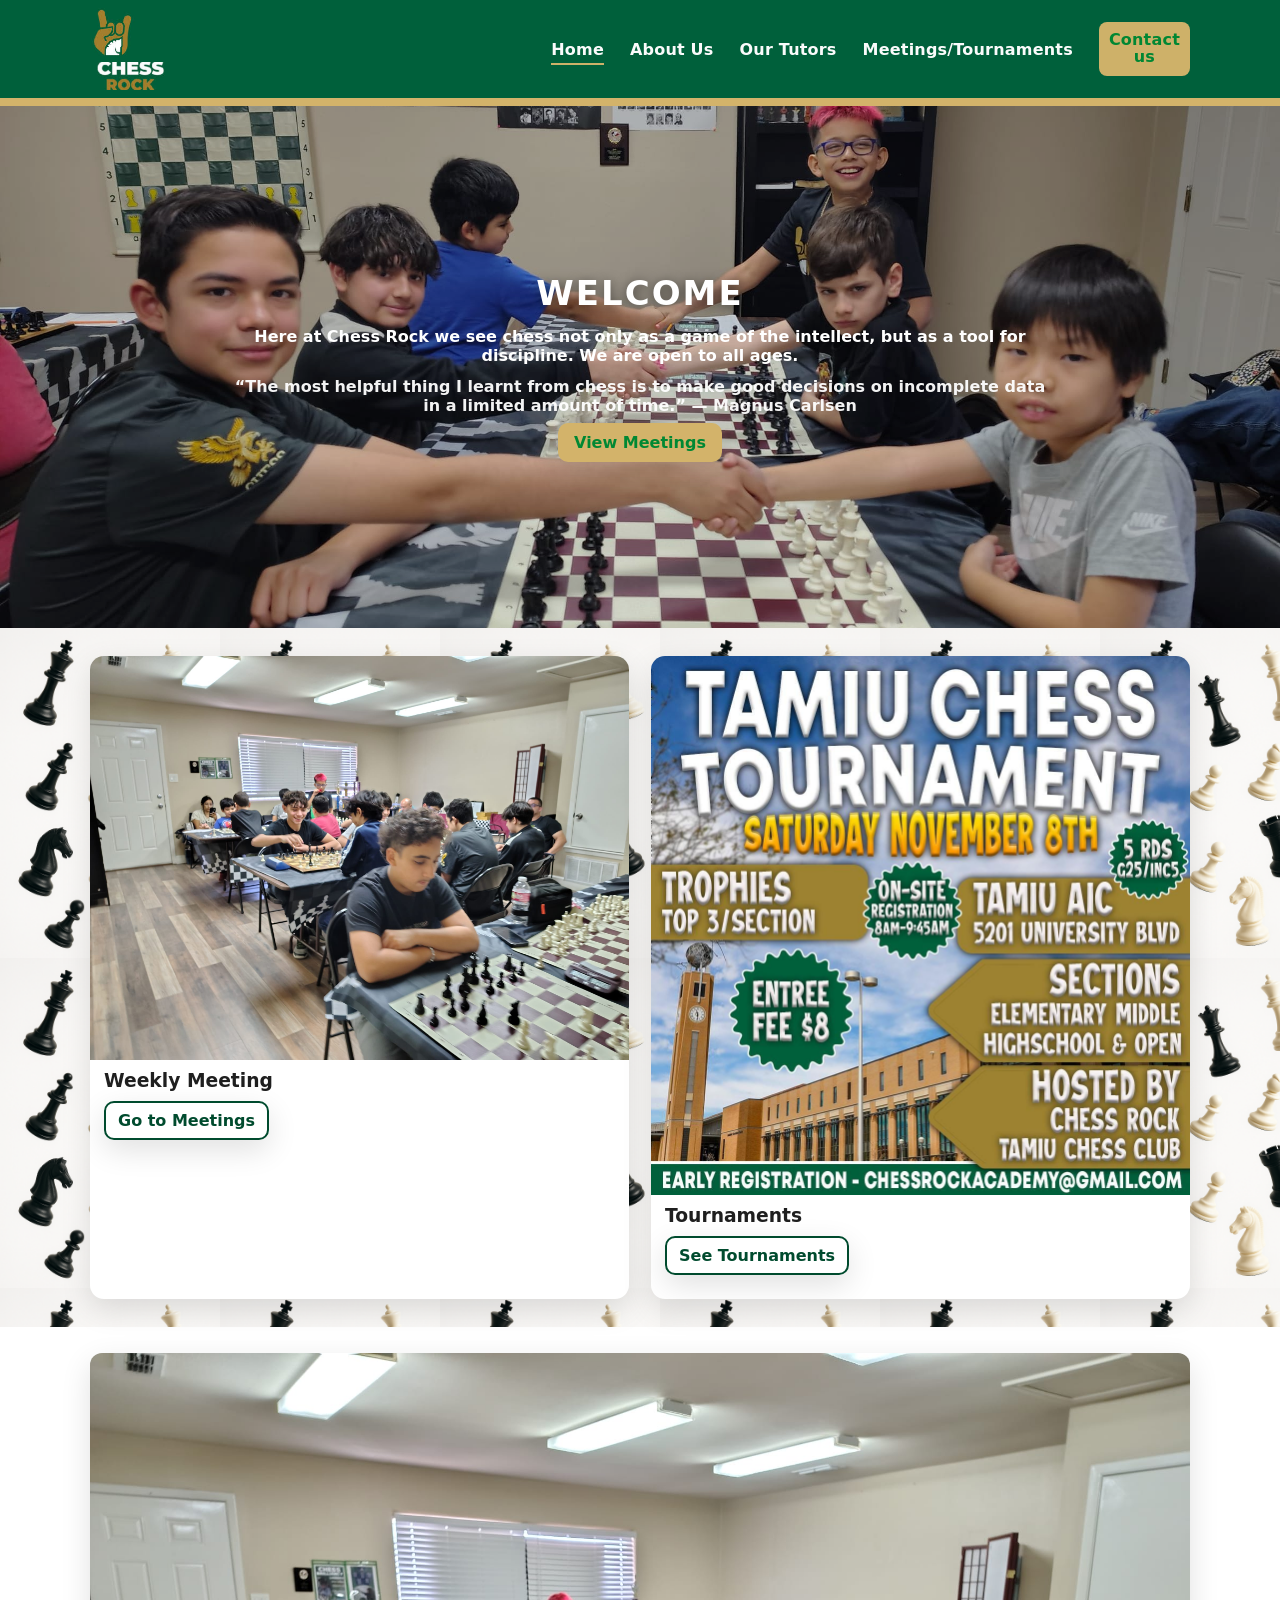
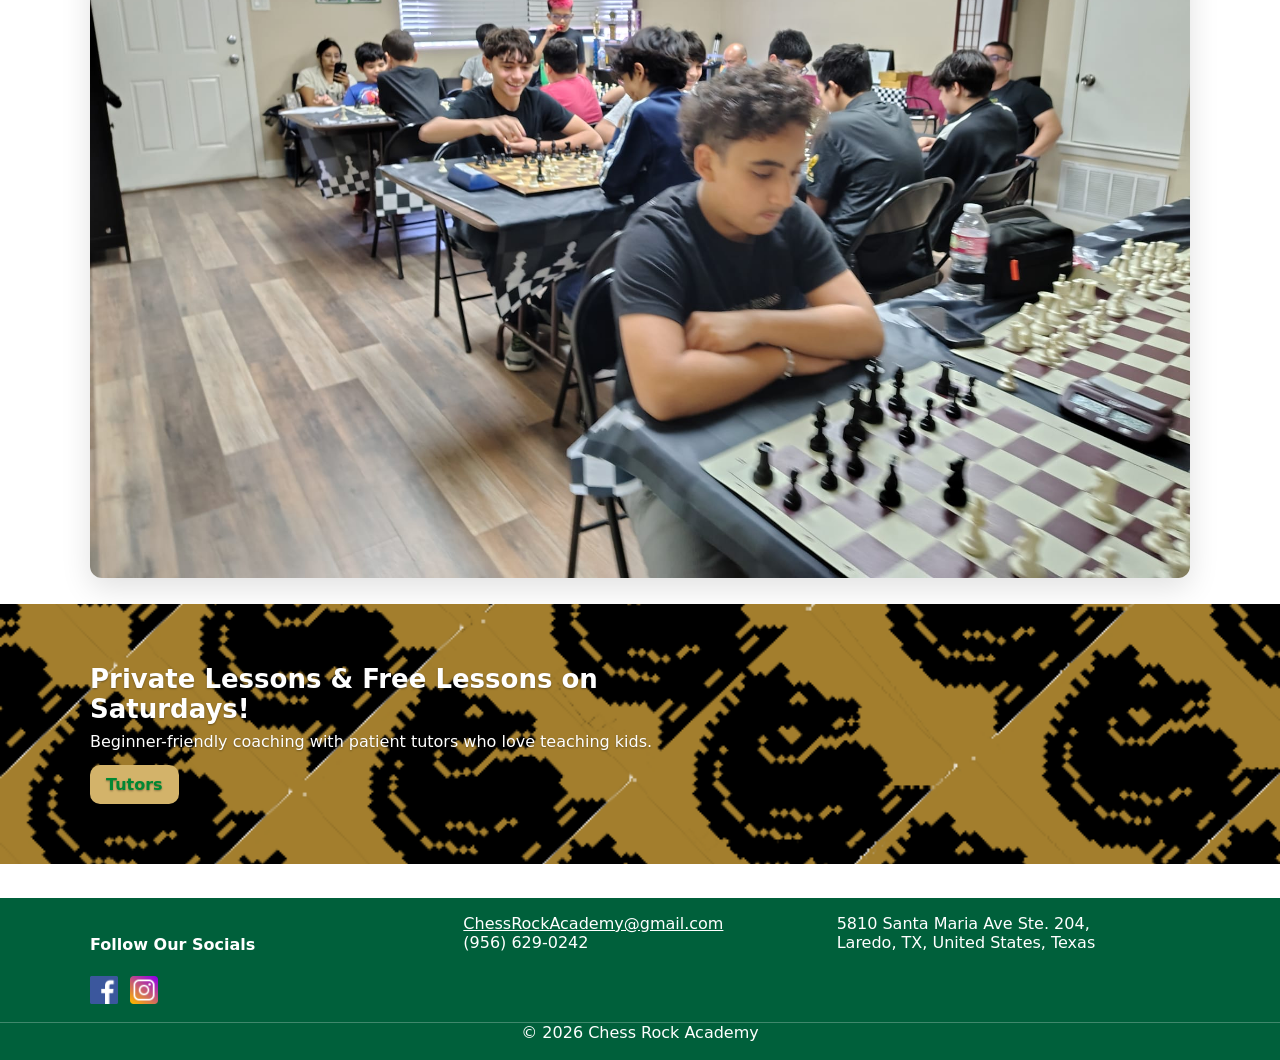
<file: main/index.html>
<!doctype html>
<html lang="en">
<head>
  <meta charset="utf-8" />
  <meta name="viewport" content="width=device-width, initial-scale=1" />
  <title>Chess Rock Academy – Home</title>
  <link rel="stylesheet" href="css/style.css" />

  <!-- Facebook SDK for embedded video -->
  <div id="fb-root"></div>
  <script async defer crossorigin="anonymous"
    src="https://connect.facebook.net/en_US/sdk.js#xfbml=1&version=v18.0"
    nonce="chessrock"></script>
</head>

<body>
  <!-- Header / Nav -->
  <header class="site-header">
    <div class="container header-inner">
      <a class="brand" href="index.html" aria-label="Chess Rock Home">
        <img class="logo-hand" src="Images/rock-hand-icon.png" alt="Chess Rock hand icon" />
        <img class="logo-title" src="Images/ChessRockTitle.png" alt="Chess Rock title" />
      </a>

      <button id="navToggle" class="nav-toggle" aria-label="Open menu" aria-expanded="false">☰</button>

      <nav id="mainNav" class="main-nav" aria-label="Primary">
        <a class="nav-link active" href="index.html">Home</a>
        <a class="nav-link" href="about.html">About Us</a>
        <a class="nav-link" href="tutors.html">Our Tutors</a>
        <a class="nav-link" href="meetings.html">Meetings/Tournaments</a>
        <a class="nav-link cta" href="contact.html"><span>Contact<br>us</span></a>
      </nav>
    </div>
  </header>

  <!-- Hero -->
  <section class="hero">
    <img src="Images/Shakes.jpg" alt="Students playing chess at Chess Rock" class="hero-img" />
    <div class="hero-overlay">
      <h1>WELCOME</h1>
      <p>Here at Chess Rock we see chess not only as a game of the intellect,
         but as a tool for discipline. We are open to all ages.</p>
      <p class="quote">“The most helpful thing I learnt from chess is to make good decisions
         on incomplete data in a limited amount of time.” — Magnus Carlsen</p>
      <a class="btn btn-primary" href="meetings.html">View Meetings</a>
    </div>
  </section>

  <!-- Duo tiles on ChessPieces background -->
  <section class="duo-tiles">
    <div class="container duo-grid">
      <article class="duo-card">
        <img src="Images/gameroom.jpg" alt="Weekly meeting room">
        <h3>Weekly Meeting</h3>
        <a class="btn btn-ghost" href="meetings.html#weekly">Go to Meetings</a>
      </article>

      <article class="duo-card">
        <img src="Images/Tamiu Event.jpg" alt="Chess tournament poster">
        <h3>Tournaments</h3>
        <a class="btn btn-ghost" href="meetings.html#tournaments">See Tournaments</a>
      </article>
    </div>
  </section>

  <!-- Lone Gameroom image (full width inside page gutters) -->
  <section class="single-hero container">
    <img src="Images/gameroom.jpg" alt="Players in the Chess Rock game room">
  </section>

  <!-- Video row on knight background (text + button left, video right) -->
  <section class="video-row">
    <div class="container video-grid">
      <div class="video-text">
        <h2>Private Lessons &amp; Free Lessons on Saturdays!</h2>
        <p>Beginner-friendly coaching with patient tutors who love teaching kids.</p>
        <a class="btn btn-primary" href="tutors.html">Tutors</a>
      </div>

      <div class="video-embed">
        <div class="fb-video"
             data-href="https://www.facebook.com/watch/?v=822613160288124"
             data-width="560"
             data-allowfullscreen="true"></div>
      </div>
    </div>
  </section>

  <!-- Footer -->
  <footer class="site-footer">
    <div class="container footer-grid">
      <div class="footer-col">
        <h4>Follow Our Socials</h4>
        <p class="socials">
          <a href="https://www.facebook.com/laredochess/" target="_blank" rel="noopener">
            <img src="Images/facebook-icon.png" alt="Facebook" />
          </a>
          <a href="https://www.instagram.com/laredochessrock/" target="_blank" rel="noopener">
            <img src="Images/instagram-icon.png" alt="Instagram" />
          </a>
        </p>
      </div>
      <div class="footer-col">
        <p><a href="mailto:ChessRockAcademy@gmail.com">ChessRockAcademy@gmail.com</a><br/>
           (956) 629-0242</p>
      </div>
      <div class="footer-col">
        <p>5810 Santa Maria Ave Ste. 204,<br/>Laredo, TX, United States, Texas</p>
      </div>
    </div>
    <p class="copyright">© <span id="year"></span> Chess Rock Academy</p>
  </footer>

  <script src="js/main.js"></script>
</body>
</html>
</file>
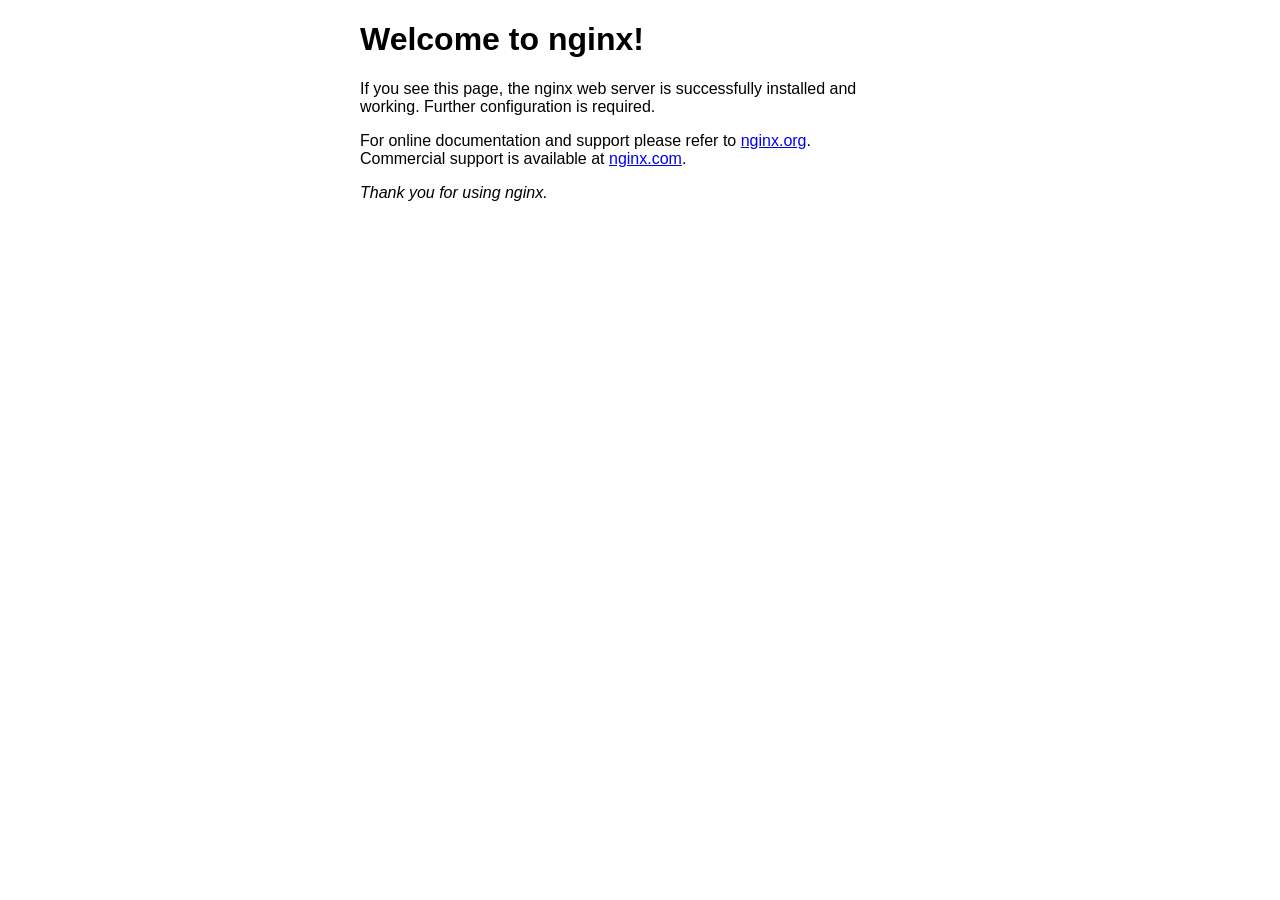
<file: index.nginx-debian.html>
<!DOCTYPE html>
<html>
<head>
<title>Welcome to nginx!</title>
<style>
html { color-scheme: light dark; }
body { width: 35em; margin: 0 auto;
font-family: Tahoma, Verdana, Arial, sans-serif; }
</style>
</head>
<body>
<h1>Welcome to nginx!</h1>
<p>If you see this page, the nginx web server is successfully installed and
working. Further configuration is required.</p>

<p>For online documentation and support please refer to
<a href="http://nginx.org/">nginx.org</a>.<br/>
Commercial support is available at
<a href="http://nginx.com/">nginx.com</a>.</p>

<p><em>Thank you for using nginx.</em></p>
</body>
</html>
</file>
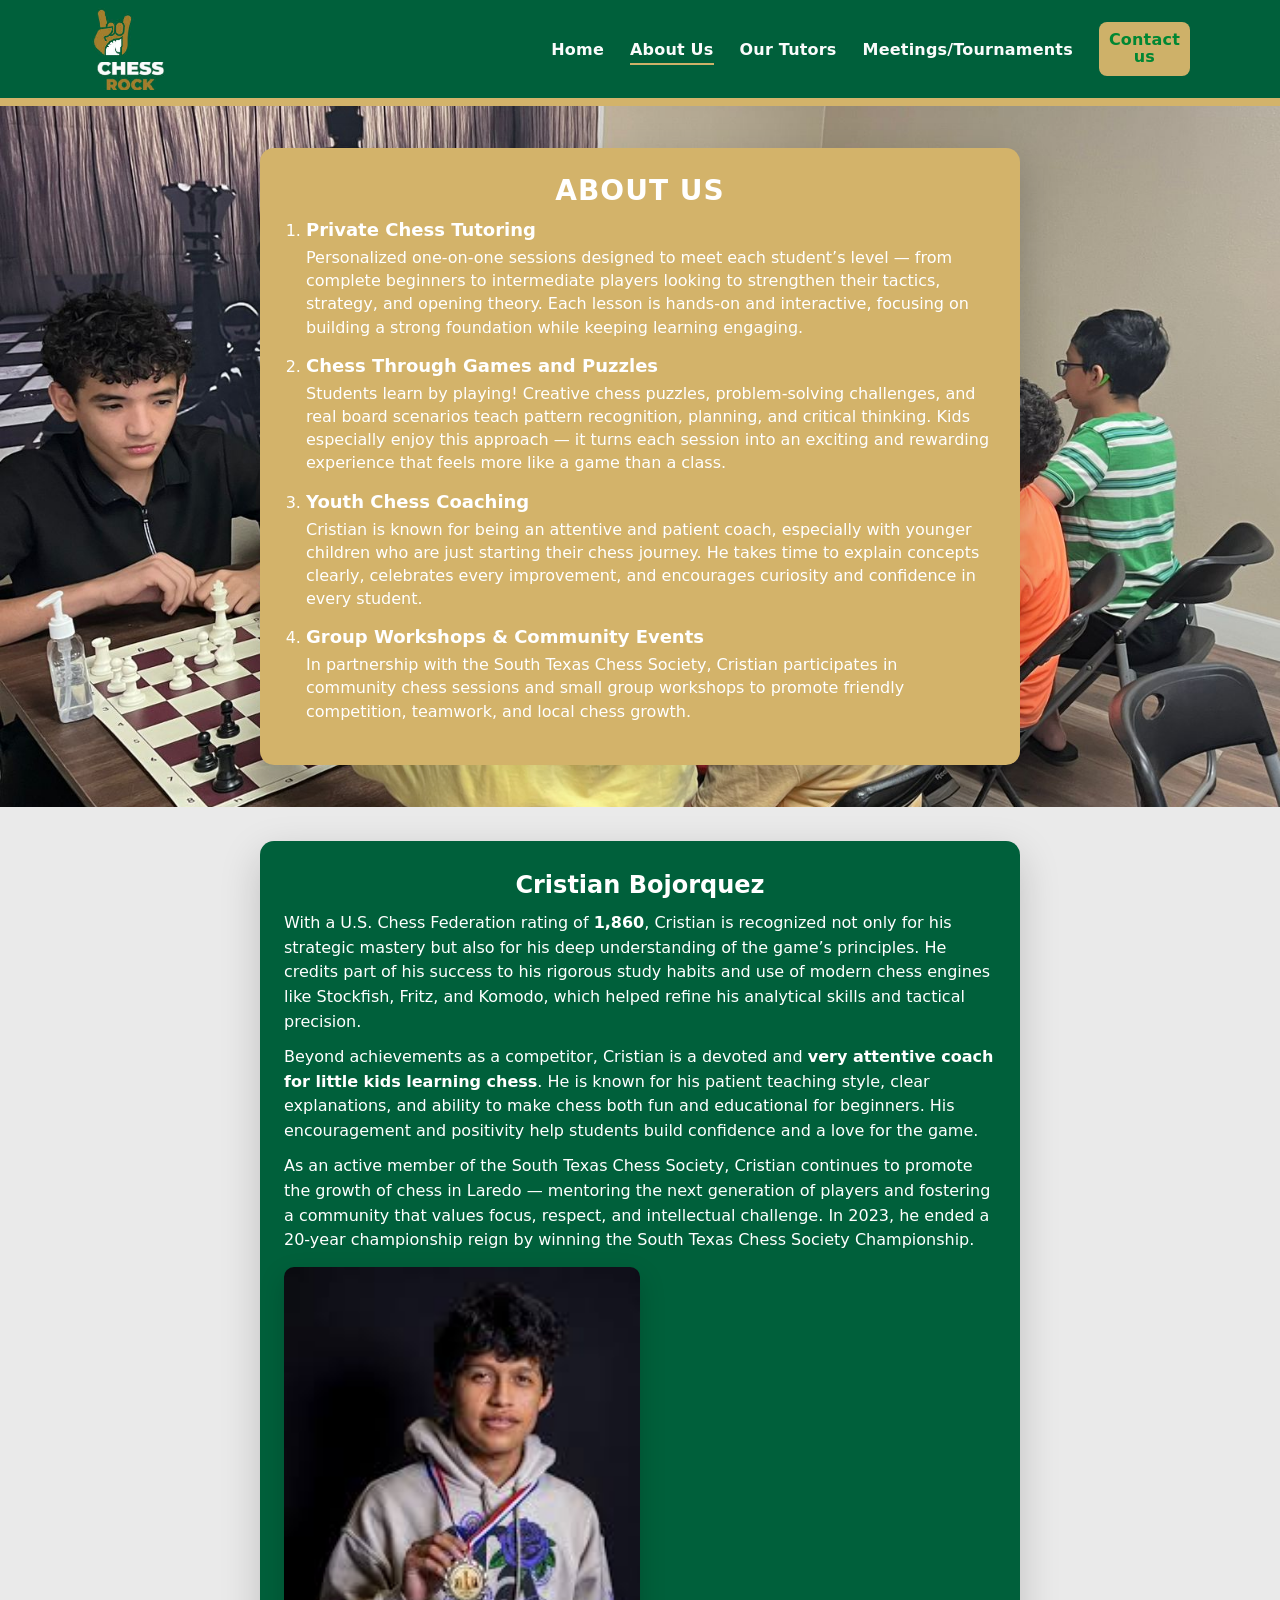
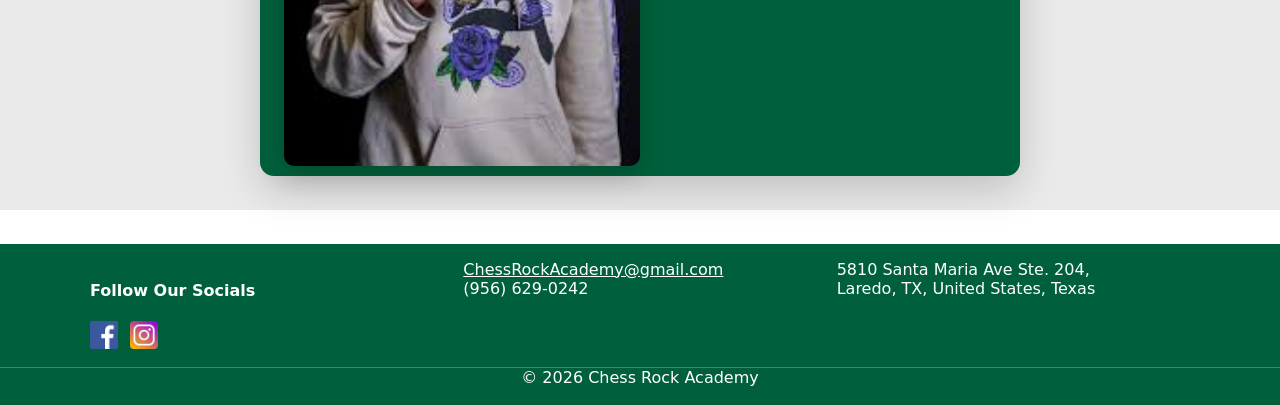
<file: main/about.html>
<!doctype html>
<html lang="en">
<head>
  <meta charset="utf-8" />
  <meta name="viewport" content="width=device-width, initial-scale=1" />
  <title>About Us – Chess Rock Academy</title>
  <link rel="stylesheet" href="css/style.css" />
</head>
<body>

  <!-- Header (same as Home) -->
  <header class="site-header">
    <div class="container header-inner">
      <a class="brand" href="index.html" aria-label="Chess Rock Home">
        <img class="logo-hand" src="Images/rock-hand-icon.png" alt="Chess Rock hand icon" />
        <img class="logo-title" src="Images/ChessRockTitle.png" alt="Chess Rock title" />
      </a>
      <button id="navToggle" class="nav-toggle" aria-label="Open menu" aria-expanded="false">☰</button>
      <nav id="mainNav" class="main-nav" aria-label="Primary">
        <a class="nav-link" href="index.html">Home</a>
        <a class="nav-link active" href="about.html">About Us</a>
        <a class="nav-link" href="tutors.html">Our Tutors</a>
        <a class="nav-link" href="meetings.html">Meetings/Tournaments</a>
        <a class="nav-link cta" href="contact.html"><span>Contact<br>us</span></a>
      </nav>
    </div>
  </header>

  <!-- HERO with gold card -->
  <section class="about-hero">
    <!-- Swap this background image in CSS if needed -->
    <div class="container">
      <div class="about-card">
        <h1>ABOUT US</h1>

        <ol class="about-list">
          <li>
            <h3>Private Chess Tutoring</h3>
            <p>Personalized one-on-one sessions designed to meet each student’s level — from complete beginners to intermediate players looking to strengthen their tactics, strategy, and opening theory. Each lesson is hands-on and interactive, focusing on building a strong foundation while keeping learning engaging.</p>
          </li>

          <li>
            <h3>Chess Through Games and Puzzles</h3>
            <p>Students learn by playing! Creative chess puzzles, problem-solving challenges, and real board scenarios teach pattern recognition, planning, and critical thinking. Kids especially enjoy this approach — it turns each session into an exciting and rewarding experience that feels more like a game than a class.</p>
          </li>

          <li>
            <h3>Youth Chess Coaching</h3>
            <p>Cristian is known for being an attentive and patient coach, especially with younger children who are just starting their chess journey. He takes time to explain concepts clearly, celebrates every improvement, and encourages curiosity and confidence in every student.</p>
          </li>

          <li>
            <h3>Group Workshops &amp; Community Events</h3>
            <p>In partnership with the South Texas Chess Society, Cristian participates in community chess sessions and small group workshops to promote friendly competition, teamwork, and local chess growth.</p>
          </li>
        </ol>
      </div>
    </div>
  </section>

  <!-- BIO card for Cristian -->
  <section class="bio-wrap">
    <div class="container">
      <article class="bio-card">
        <h2>Cristian Bojorquez</h2>

        <p>With a U.S. Chess Federation rating of <strong>1,860</strong>, Cristian is recognized not only for his strategic mastery but also for his deep understanding of the game’s principles. He credits part of his success to his rigorous study habits and use of modern chess engines like Stockfish, Fritz, and Komodo, which helped refine his analytical skills and tactical precision.</p>

        <p>Beyond achievements as a competitor, Cristian is a devoted and <strong>very attentive coach for little kids learning chess</strong>. He is known for his patient teaching style, clear explanations, and ability to make chess both fun and educational for beginners. His encouragement and positivity help students build confidence and a love for the game.</p>

        <p>As an active member of the South Texas Chess Society, Cristian continues to promote the growth of chess in Laredo — mentoring the next generation of players and fostering a community that values focus, respect, and intellectual challenge. In 2023, he ended a 20-year championship reign by winning the South Texas Chess Society Championship.</p>

        <figure class="bio-photo">
          <!-- Replace this filename if your portrait image differs -->
          <img src="Images/Cristianimage.jpeg" alt="Cristian Bojorquez">
        </figure>
      </article>
    </div>
  </section>

  <!-- Footer -->
  <footer class="site-footer">
    <div class="container footer-grid">
      <div class="footer-col">
        <h4>Follow Our Socials</h4>
        <p class="socials">
          <a href="https://www.facebook.com/laredochess/" target="_blank" rel="noopener">
            <img src="Images/facebook-icon.png" alt="Facebook" />
          </a>
          <a href="https://www.instagram.com/laredochessrock/" target="_blank" rel="noopener">
            <img src="Images/instagram-icon.png" alt="Instagram" />
          </a>
        </p>
      </div>
      <div class="footer-col">
        <p><a href="mailto:ChessRockAcademy@gmail.com">ChessRockAcademy@gmail.com</a><br/>
           (956) 629-0242</p>
      </div>
      <div class="footer-col">
        <p>5810 Santa Maria Ave Ste. 204,<br/>Laredo, TX, United States, Texas</p>
      </div>
    </div>
    <p class="copyright">© <span id="year"></span> Chess Rock Academy</p>
  </footer>

  <script src="js/main.js"></script>
</body>
</html>
</file>
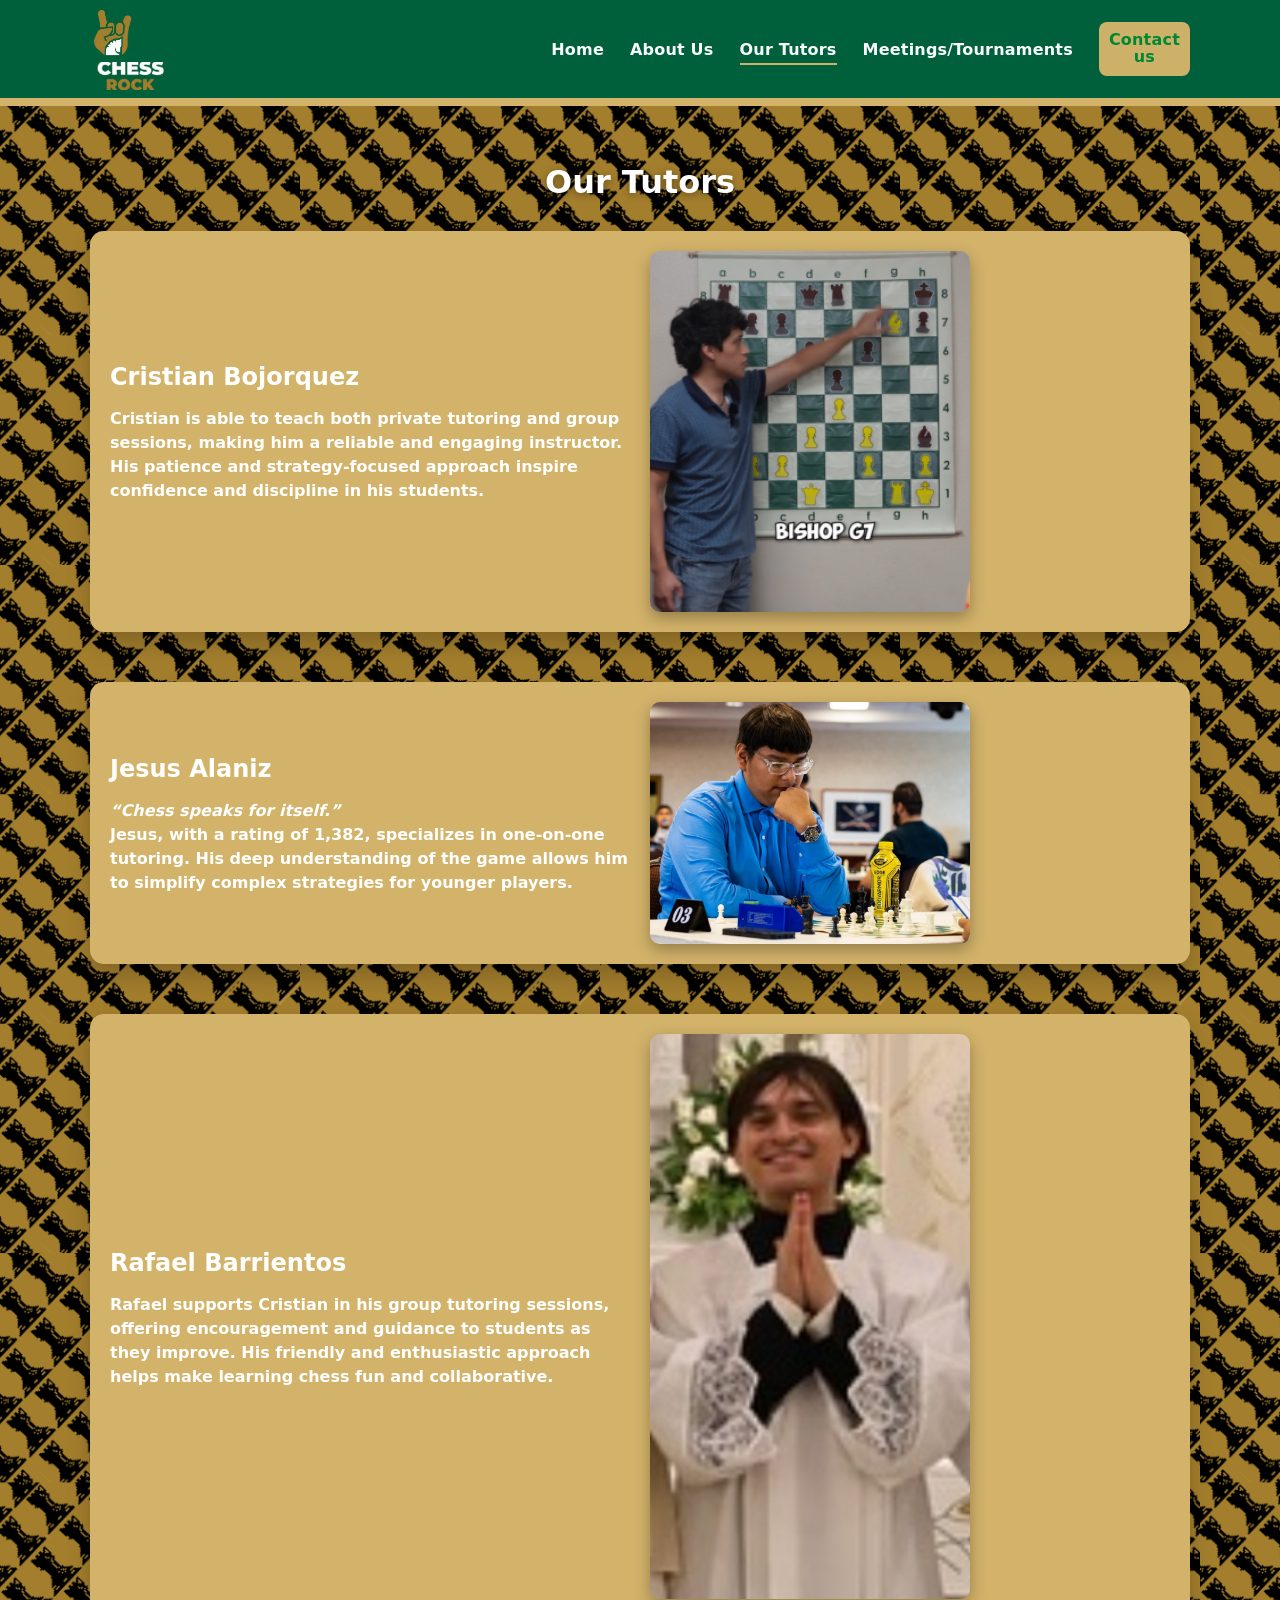
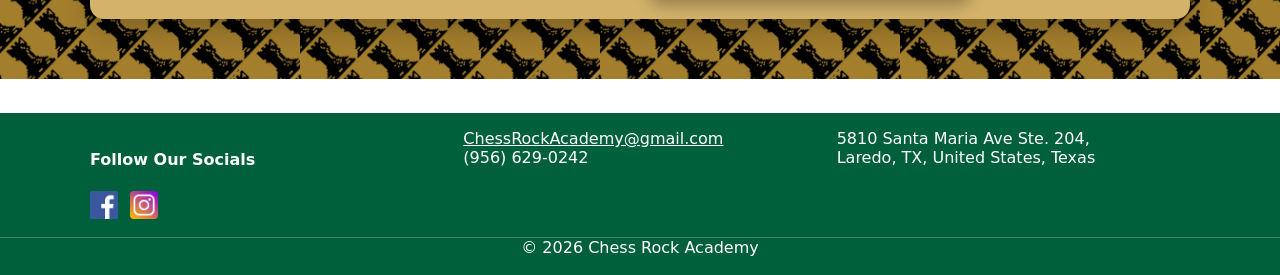
<file: main/tutors.html>
<!doctype html>
<html lang="en">
<head>
  <meta charset="utf-8" />
  <meta name="viewport" content="width=device-width, initial-scale=1" />
  <title>Our Tutors – Chess Rock Academy</title>
  <link rel="stylesheet" href="css/style.css" />
</head>
<body>

  <!-- Header -->
  <header class="site-header">
    <div class="container header-inner">
      <a class="brand" href="index.html" aria-label="Chess Rock Home">
        <img class="logo-hand" src="Images/rock-hand-icon.png" alt="Chess Rock hand icon" />
        <img class="logo-title" src="Images/ChessRockTitle.png" alt="Chess Rock title" />
      </a>

      <button id="navToggle" class="nav-toggle" aria-label="Open menu" aria-expanded="false">☰</button>

      <nav id="mainNav" class="main-nav" aria-label="Primary">
        <a class="nav-link" href="index.html">Home</a>
        <a class="nav-link" href="about.html">About Us</a>
        <a class="nav-link active" href="tutors.html">Our Tutors</a>
        <a class="nav-link" href="meetings.html">Meetings/Tournaments</a>
        <a class="nav-link cta" href="contact.html"><span>Contact<br>us</span></a>
      </nav>
    </div>
  </header>

  <!-- Tutors Section -->
  <section class="tutors-hero">
    <div class="container">
      <h1>Our Tutors</h1>

      <div class="tutor-grid">

        <!-- Cristian -->
        <div class="tutor-card">
          <div class="tutor-text">
            <h2>Cristian Bojorquez</h2>
            <p>
              Cristian is able to teach both private tutoring and group sessions,
              making him a reliable and engaging instructor. His patience and strategy-focused
              approach inspire confidence and discipline in his students.
            </p>
          </div>
          <div class="tutor-img">
            <img src="Images/CristianLectureWall.png" alt="Cristian Bojorquez teaching at the board" />
          </div>
        </div>

        <!-- Jesus -->
        <div class="tutor-card reverse">
          <div class="tutor-img">
            <img src="Images/JesusA.png" alt="Jesus Alaniz playing chess" />
          </div>
          <div class="tutor-text">
            <h2>Jesus Alaniz</h2>
            <p>
              <em>“Chess speaks for itself.”</em><br>
              Jesus, with a rating of <strong>1,382</strong>, specializes in one-on-one tutoring.
              His deep understanding of the game allows him to simplify complex strategies for younger players.
            </p>
          </div>
        </div>

        <!-- Rafael -->
        <div class="tutor-card">
          <div class="tutor-text">
            <h2>Rafael Barrientos</h2>
            <p>
              Rafael supports Cristian in his group tutoring sessions, offering encouragement and
              guidance to students as they improve. His friendly and enthusiastic approach helps
              make learning chess fun and collaborative.
            </p>
          </div>
          <div class="tutor-img">
            <img src="Images/RafaelB.png" alt="Rafael Barrientos smiling" />
          </div>
        </div>

      </div>
    </div>
  </section>

  <!-- Footer -->
  <footer class="site-footer">
    <div class="container footer-grid">
      <div class="footer-col">
        <h4>Follow Our Socials</h4>
        <p class="socials">
          <a href="https://www.facebook.com/laredochess/" target="_blank" rel="noopener">
            <img src="Images/facebook-icon.png" alt="Facebook" />
          </a>
          <a href="https://www.instagram.com/laredochessrock/" target="_blank" rel="noopener">
            <img src="Images/instagram-icon.png" alt="Instagram" />
          </a>
        </p>
      </div>
      <div class="footer-col">
        <p><a href="mailto:ChessRockAcademy@gmail.com">ChessRockAcademy@gmail.com</a><br/>
           (956) 629-0242</p>
      </div>
      <div class="footer-col">
        <p>5810 Santa Maria Ave Ste. 204,<br/>Laredo, TX, United States, Texas</p>
      </div>
    </div>
    <p class="copyright">© <span id="year"></span> Chess Rock Academy</p>
  </footer>

  <script src="js/main.js"></script>
</body>
</html>
</file>
<file: main/css/style.css>
:root{
  --green:#00603B;
  --green-dark:#004B2E;
  --gold:#D3B36A;
  --ink:#1f1f1f;
  --shadow:0 10px 30px rgba(0,0,0,.12);
}

*{box-sizing:border-box}
html,body{
  margin:0;
  padding:0;
  font-family:system-ui,-apple-system,Segoe UI,Roboto,Arial,sans-serif;
  color:var(--ink);
  background:#fff;
}
img{max-width:100%;display:block}

.container{width:min(1100px,92%);margin:auto}

/* ===========================
   HEADER
   =========================== */
.site-header{
  background:var(--green);
  border-bottom:8px solid var(--gold);
  position:sticky;
  top:0;
  z-index:10;
}
.header-inner{
  display:flex;
  align-items:center;
  gap:16px;
  padding:8px 0;
}
.brand{
  display:flex;
  flex-direction:column;
  align-items:flex-start;
  gap:4px;
  line-height:1;
  text-decoration:none;
}
.logo-hand{height:48px}
.logo-title{height:28px;margin-top:2px}

.main-nav{
  margin-left:auto;
  display:flex;
  align-items:center;
  gap:26px;
}
.nav-link{
  color:#fff;
  text-decoration:none;
  font-weight:700;
  letter-spacing:.2px;
  padding:6px 0;
  opacity:.98;
}
.nav-link:hover{opacity:1}
.nav-link.active{
  border-bottom:2px solid var(--gold);
  padding-bottom:4px;
}
.nav-link.cta{
  background:var(--gold);
  color:#083;
  border-radius:8px;
  padding:10px 10px;
  line-height:1.05;
  text-align:center;
  min-width:70px;
}
.nav-link.cta span{display:block}
.nav-toggle{
  display:none;
  margin-left:auto;
  font-size:24px;
  background:transparent;
  border:0;
  color:#fff;
}

/* ===========================
   HERO SECTION
   =========================== */
.hero{
  position:relative;
  min-height:40vh;
}
.hero-img{
  width:100%;
  height:58vh;
  object-fit:cover;
  filter:brightness(.86);
}
.hero-overlay{
  position:absolute;
  inset:0;
  display:flex;
  flex-direction:column;
  align-items:center;
  justify-content:center;
  color:#fff;
  text-align:center;
  padding:20px;
}
.hero h1{
  margin:0 0 8px;
  font-size:34px;
  font-weight:900;
  letter-spacing:2px;
  text-shadow:0 2px 12px rgba(0,0,0,.55);
}
.hero p{
  max-width:820px;
  margin:6px 0 8px;
  font-weight:600;
}
.hero .quote{opacity:.95;margin-top:4px}

/* Buttons */
.btn{
  display:inline-block;
  text-decoration:none;
  border-radius:10px;
  padding:10px 16px;
  font-weight:800;
  box-shadow:var(--shadow);
}
.btn-primary{
  background:var(--gold);
  color:#083;
}
.btn-primary:hover{filter:brightness(.95)}
.btn-ghost{
  border:2px solid var(--green-dark);
  color:var(--green-dark);
  padding:8px 12px;
}
.btn-ghost:hover{
  background:var(--green-dark);
  color:#fff;
}

/* ===========================
   DUO TILES (ChessPieces background)
   =========================== */
.duo-tiles{
  background-image:url("../Images/ChessPieces.png");
  background-repeat:repeat;
  background-size:220px;
  padding:28px 0;
}
.duo-grid{
  display:grid;
  grid-template-columns:repeat(2,1fr);
  gap:22px;
}
.duo-card{
  background:#fff;
  border-radius:14px;
  box-shadow:var(--shadow);
  overflow:hidden;
  padding-bottom:12px;
  transition:transform .2s ease;
}
.duo-card:hover{transform:translateY(-4px)}
.duo-card h3{margin:10px 14px}
.duo-card .btn{margin:0 14px 12px}

/* ===========================
   SINGLE WIDE IMAGE
   =========================== */
.single-hero{
  margin:26px auto;
}
.single-hero img{
  width:100%;
  height:auto;
  border-radius:12px;
  box-shadow:var(--shadow);
}

/* ===========================
   VIDEO ROW (knight background)
   =========================== */
.video-row{
  background-image:url("../Images/knight-background.png");
  background-repeat:no-repeat;
  background-size:cover;        /* makes image fill instead of tile */
  background-position:center;
  padding:60px 0;
  margin-top:4px;
}
.video-grid{
  display:grid;
  grid-template-columns:1.2fr 1fr;
  gap:26px;
  align-items:center;
}
.video-text{
  color:#fff;
  text-shadow:0 1px 2px rgba(0,0,0,.35);
}
.video-text h2{
  margin:0 0 8px;
  font-size:26px;
  font-weight:800;
}
.video-text p{
  margin:0 0 14px;
  font-weight:500;
}

/* ===========================
   FOOTER
   =========================== */
.site-footer{
  background:var(--green);
  color:#fff;
  margin-top:34px;
  padding-top:16px;
}
.footer-grid{
  display:grid;
  grid-template-columns:repeat(3,1fr);
  gap:20px;
}
.footer-col p,
.footer-col a{
  color:#fff;
  margin:0;
}
.socials{display:flex;gap:12px}
.socials img{width:28px;height:28px}
.copyright{
  text-align:center;
  margin:18px 0 0;
  padding-bottom:18px;
  border-top:1px solid rgba(255,255,255,.25);
}

/* ===========================
   RESPONSIVE
   =========================== */
@media (max-width:920px){
  .duo-grid{grid-template-columns:1fr}
  .video-grid{grid-template-columns:1fr}
}
@media (max-width:720px){
  .main-nav{
    position:absolute;
    right:0;
    top:60px;
    background:var(--green);
    flex-direction:column;
    padding:10px;
    display:none;
  }
  .main-nav.open{display:flex}
  .nav-toggle{display:block}
  .logo-hand{height:44px}
  .logo-title{height:24px}
}

/* ===========================
   ABOUT PAGE
   =========================== */

/* Big background image area behind the gold card */
.about-hero{
  /* Set your preferred hero background here */
  background-image:url("../Images/DudePokingHisNose.jpg"); /* or another hero image */
  background-size:cover;
  background-position:center;
  background-repeat:no-repeat;
  padding:42px 0;        /* outer spacing around the gold card */
}

/* Gold content card in the hero */
.about-card{
  background:#D3B36A;          /* gold */
  color:#fff;                  /* white text for contrast */
  border-radius:14px;
  box-shadow:0 14px 40px rgba(0,0,0,.18);
  padding:26px 28px;
  width:min(760px, 100%);
  margin:auto;                 /* center it */
}

/* Title inside the gold card */
.about-card h1{
  text-align:center;
  margin:0 0 12px;
  letter-spacing:1px;
  font-size:28px;
  font-weight:900;
}

/* Ordered list styling */
.about-list{
  margin:0;
  padding-left:18px;           /* keep list numbers neat */
}
.about-list > li{
  margin:12px 0 16px;
}
.about-list h3{
  margin:0 0 6px;
  font-size:18px;
  color:#fff;
}
.about-list p{
  margin:0;
  line-height:1.45;
  color:#fff;
}

/* BIO section with green card */
.bio-wrap{
  background:#eaeaea;          /* subtle page break behind the green card */
  padding:34px 0;
}
.bio-card{
  background:#00603B;          /* brand green */
  color:#fff;
  border-radius:14px;
  box-shadow:0 14px 40px rgba(0,0,0,.18);
  padding:24px 24px 10px;
  width:min(760px, 100%);
  margin:auto;
  position:relative;
}
.bio-card h2{
  text-align:center;
  margin:6px 0 12px;
  font-weight:800;
}
.bio-card p{ margin:10px 0; line-height:1.55 }

/* Portrait anchored to bottom with light inset space */
.bio-photo{
  margin:14px 0 0;
}
.bio-photo img{
  width:50%;
  height:auto;
  border-radius:10px;
  box-shadow:0 10px 26px rgba(0,0,0,.18);
	align-content: center;
	
}

/* Responsive tweaks */
@media (max-width:720px){
  .about-card{ padding:20px 18px }
  .bio-card{ padding:20px 18px 10px }
  .about-card h1{ font-size:24px }
}

/* ===========================
   MEETINGS PAGE
   =========================== */

/* Title band */
.meetings-hero{
  background:#00603B;
  background-image:url("../Images/knight-background.png");
  background-size:120px;
  background-repeat:repeat;
  border-bottom:8px solid var(--gold);
  color:#fff;
  padding:16px 0 10px;
}
.meetings-hero h1{
  margin:0;
  color:#fff;
  text-shadow:0 1px 6px rgba(0,0,0,.35);
}

/* Responsive map */
.map-wrap{
  margin:16px 0 10px;
  width:100%;
  aspect-ratio: 16 / 9;           /* keeps maps proportional */
  border-radius:12px;
  overflow:hidden;
  box-shadow:var(--shadow);
}
.gmap{
  width:100%;
  height:100%;
  border:0;
}

/* Gold info banners */
.meet-info{
  background:var(--gold);
  color:#fff;
  border-radius:10px;
  padding:14px 18px;
  margin:12px auto 24px;
  width:min(820px, 100%);
  box-shadow:var(--shadow);
  text-align:center;
  font-weight:700;
}
.meet-info p{margin:6px 0}
.meet-links .btn{box-shadow:none}

/* Chess-piece band holding a centered card */
.piece-band{
  background-image:url("../Images/ChessPieces.png");
  background-repeat:repeat;
  background-size:220px;
  padding:18px 0;
  border-radius:12px;
  margin:8px 0 18px;
}

/* Tournaments */
.tournaments-wrap{
  background:#efe9dd;
  padding:22px 0 36px;
}
.tournaments-wrap h2{
  color:#333;
  text-align:center;
  margin:4px 0 16px;
  text-shadow:0 1px 0 rgba(255,255,255,.6);
}
.tournament-grid{
  display:grid;
  grid-template-columns:repeat(2,1fr);
  gap:20px;
}
.t-card{
  display:block;
  background:#fff;
  border-radius:14px;
  overflow:hidden;
  box-shadow:var(--shadow);
  transition:transform .2s ease, box-shadow .2s ease;
}
.t-card:hover{
  transform:translateY(-4px);
  box-shadow:0 14px 36px rgba(0,0,0,.22);
}
.t-card img{
  width:100%;
  height:auto;
  display:block;
}

@media (max-width:820px){
  .tournament-grid{grid-template-columns:1fr}
}
/* ===========================
   TUTORS PAGE
   =========================== */

.tutors-hero {
  background-image: url("../Images/Rook-Background.png");
  background-repeat: repeat;
  background-size: 300px;
  padding: 30px 0 60px;
  color: #fff;
  text-align: center;
}

.tutors-hero h1 {
  font-size: 2rem;
  font-weight: 900;
  margin-bottom: 30px;
  color: #fff;
  text-shadow: 0 2px 8px rgba(0, 0, 0, 0.4);
}

.tutor-grid {
  display: flex;
  flex-direction: column;
  gap: 50px;
}

.tutor-card {
  display: flex;
  align-items: center;
  justify-content: space-between;
  background: #D3B36A;
  border-radius: 14px;
  padding: 20px;
  box-shadow: 0 12px 24px rgba(0,0,0,0.2);
  flex-wrap: wrap;
  gap: 20px;
}

.tutor-card.reverse {
  flex-direction: row-reverse;
}

.tutor-text {
  flex: 1;
  color: #fff;
  text-align: left;
  font-weight: 600;
}

.tutor-text h2 {
  font-size: 1.5rem;
  margin-bottom: 10px;
  font-weight: 800;
  color: #fff;
}

.tutor-text p {
  line-height: 1.5;
  font-size: 1rem;
}

.tutor-img {
  flex: 1;
  text-align: center;
}

.tutor-img img {
  width: 100%;
  max-width: 320px;
  height: auto;
  border-radius: 10px;
  box-shadow: 0 6px 16px rgba(0,0,0,0.3);
}

/* Responsive */
@media (max-width: 820px) {
  .tutor-card, .tutor-card.reverse {
    flex-direction: column;
    text-align: center;
  }

  .tutor-text {
    text-align: center;
  }
}
</file>
